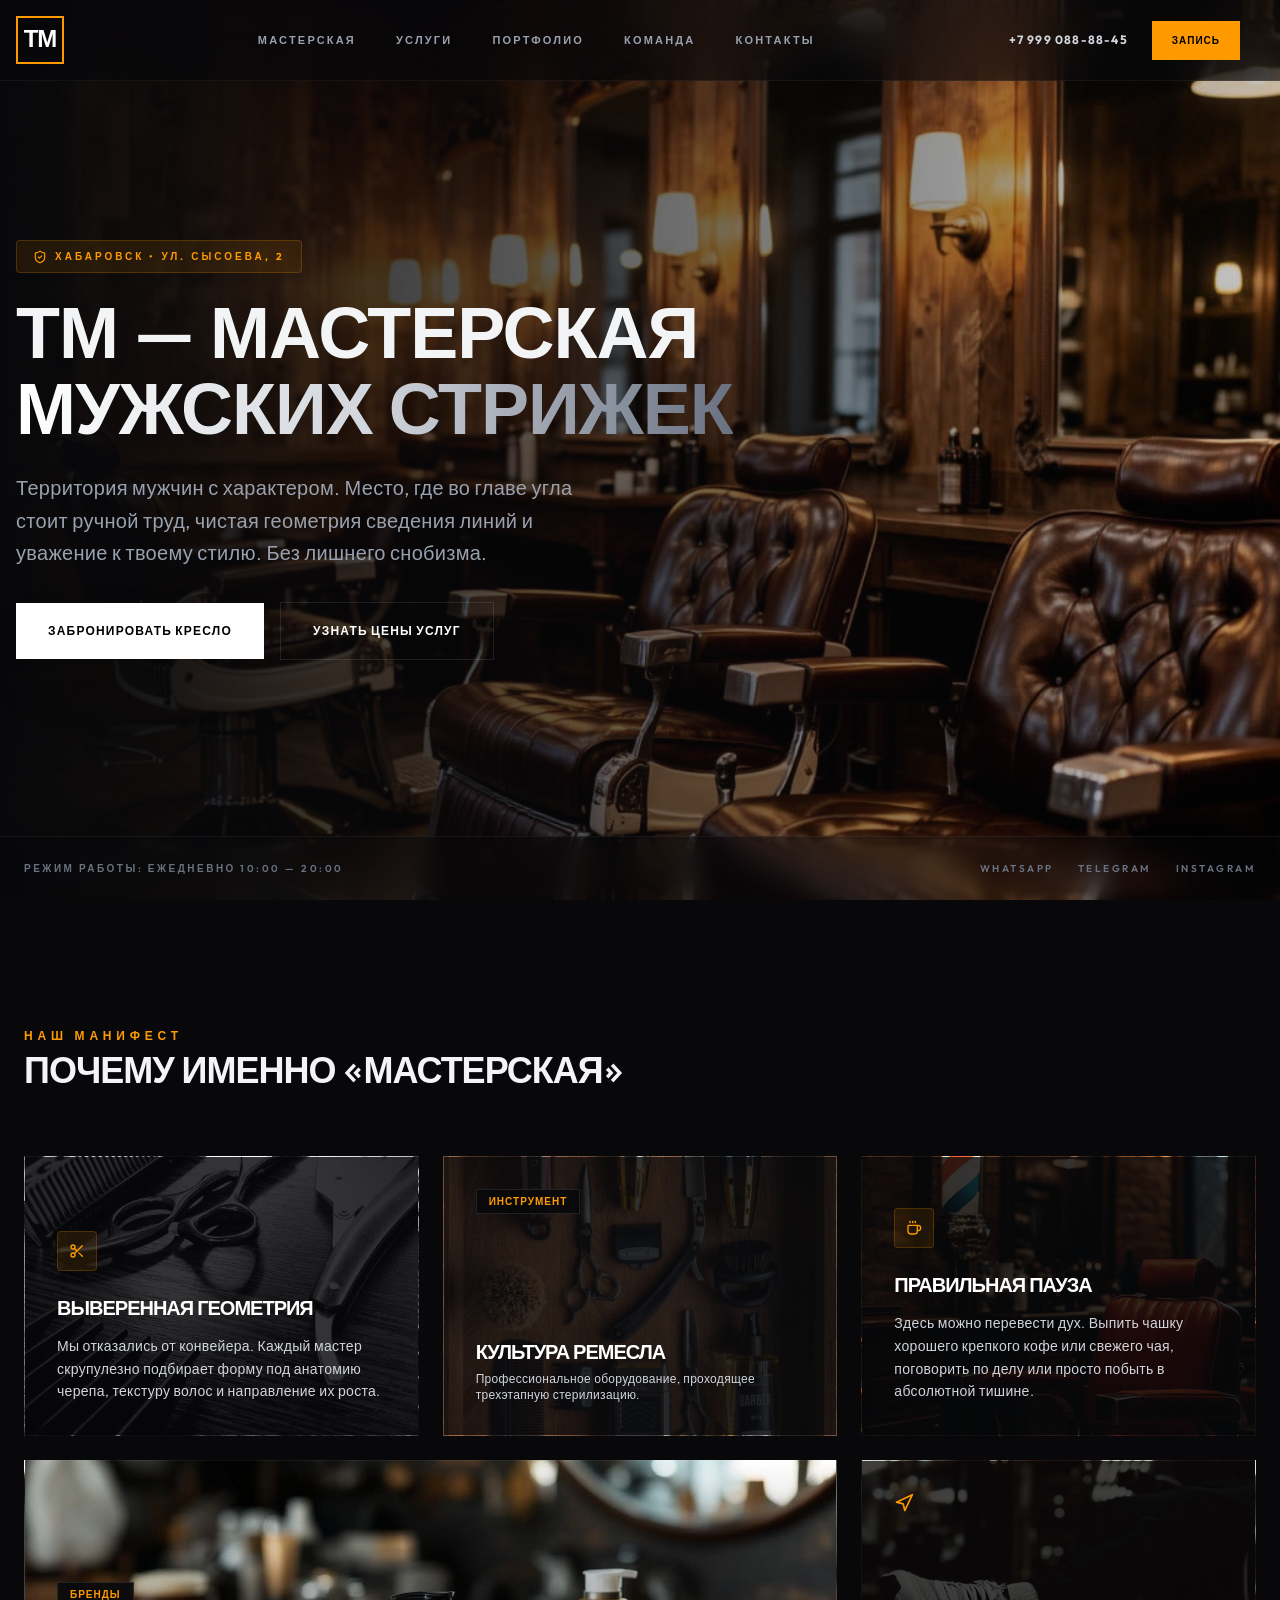
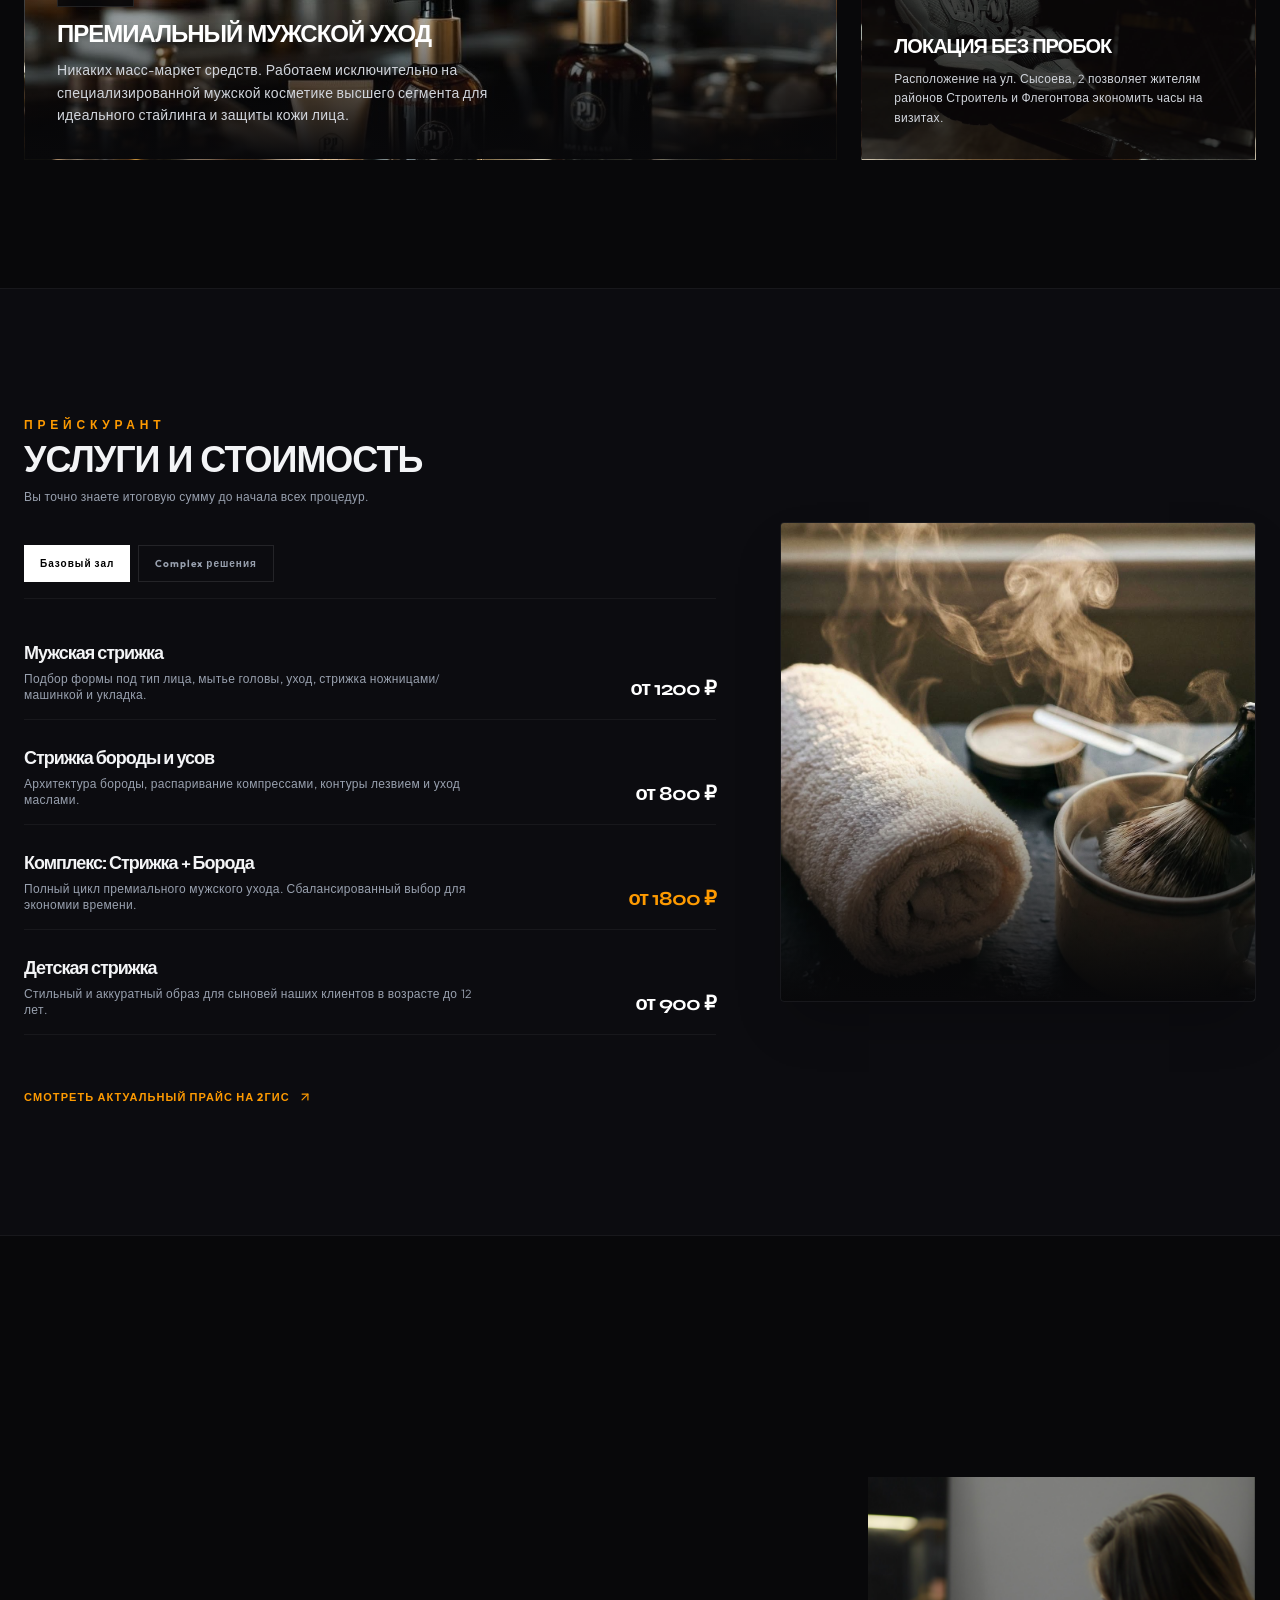
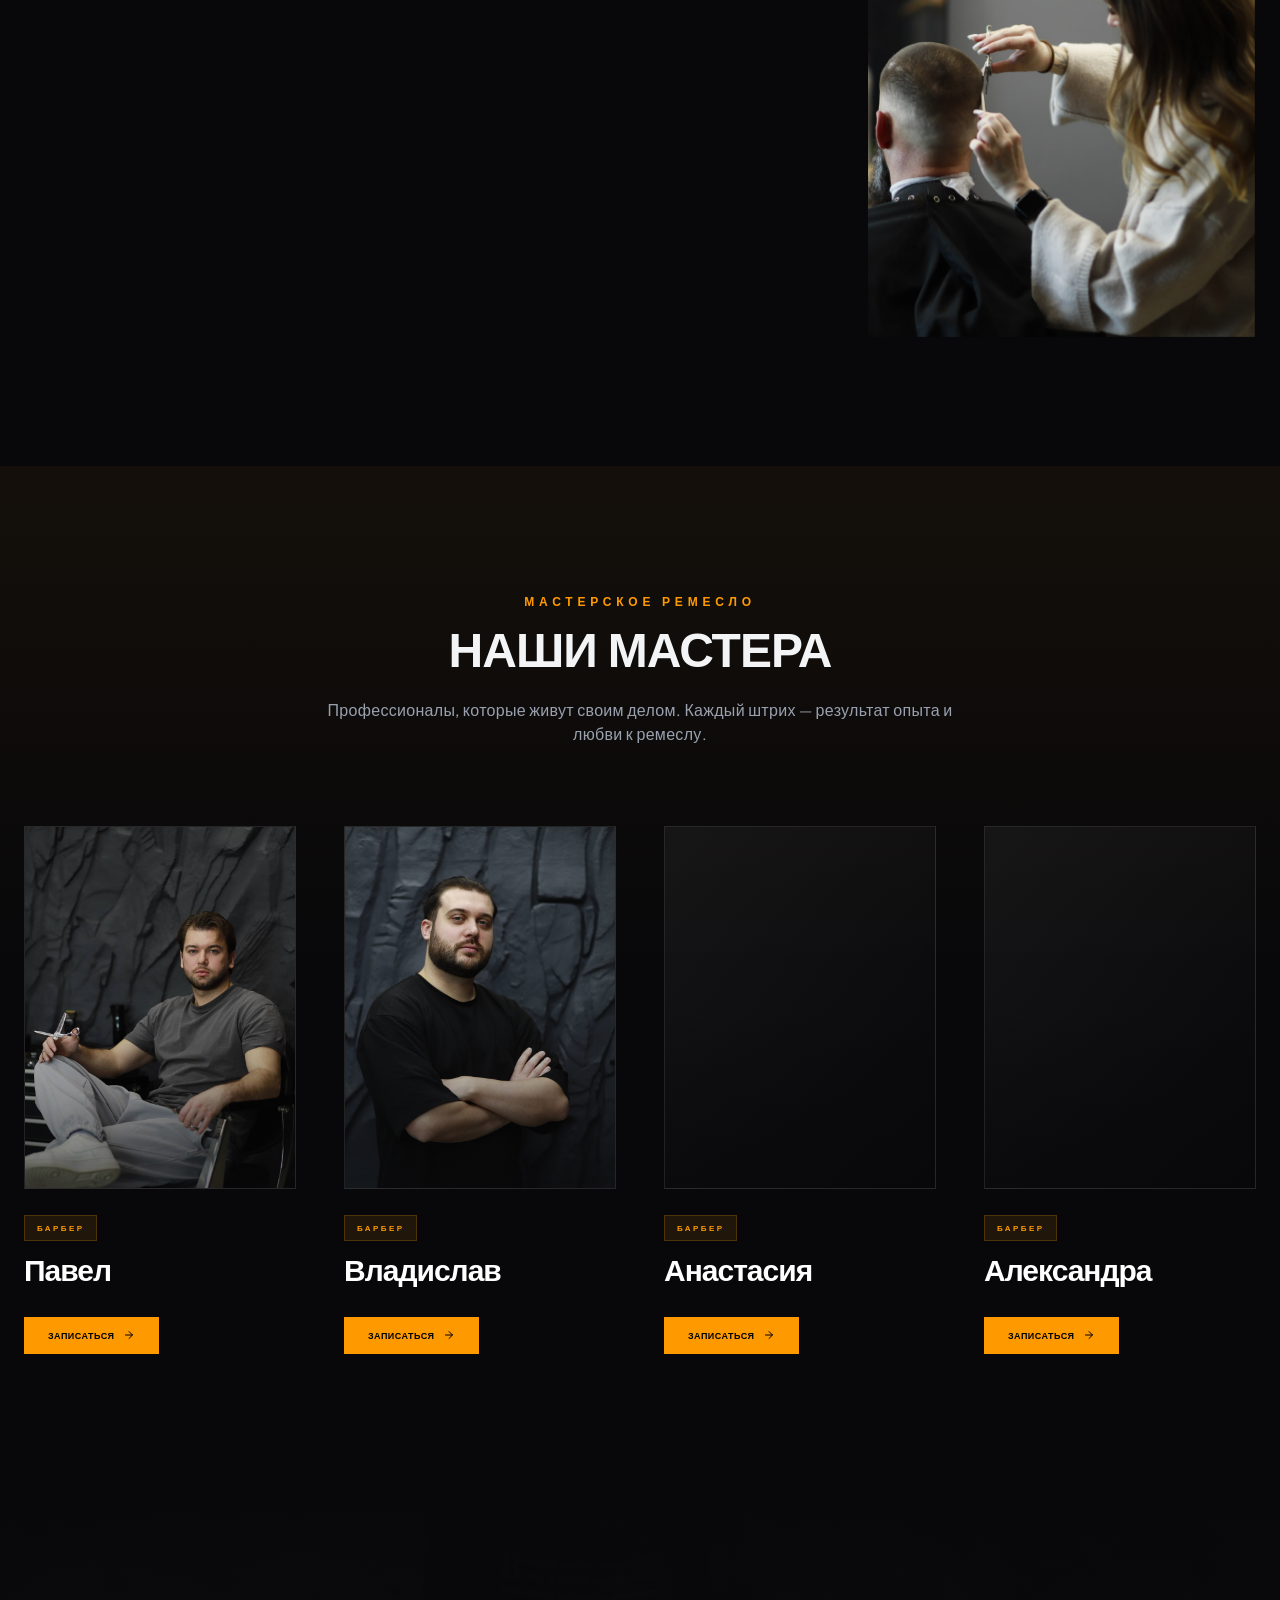
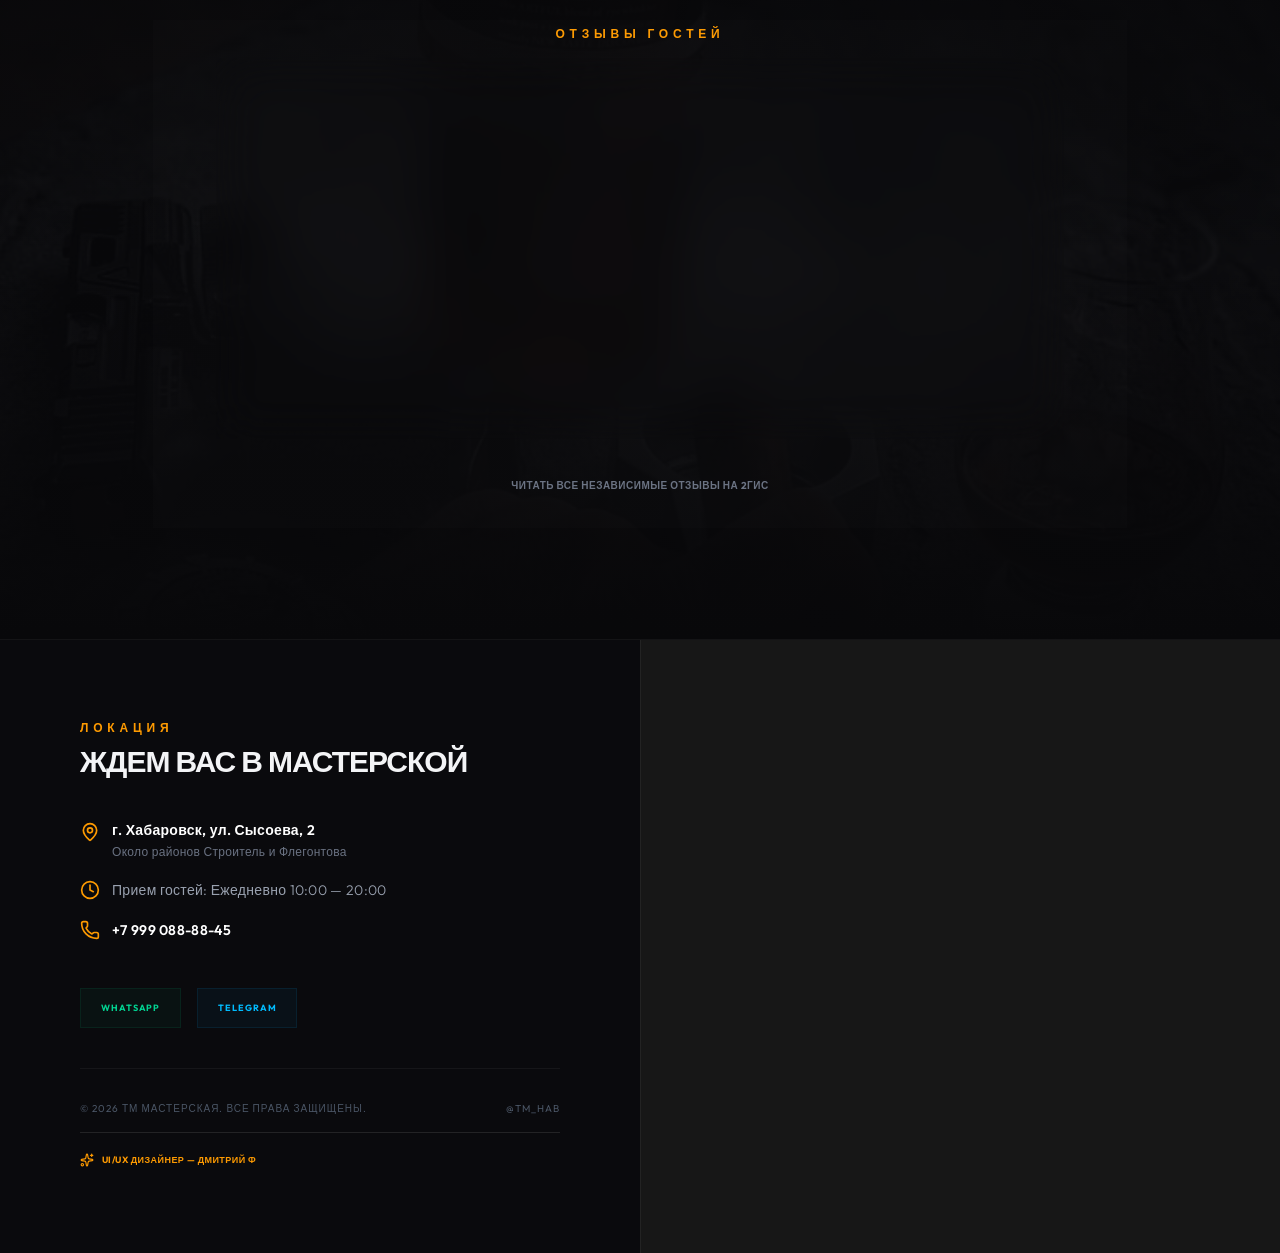
<file: index.html>
<!DOCTYPE html>
<html lang="ru" class="scroll-smooth">
<head>
    <meta charset="UTF-8">
    <meta name="viewport" content="width=device-width, initial-scale=1.0, viewport-fit=cover">
    <title>ТМ — Мастерская мужских стрижек | Хабаровск</title>
    <!-- Tailwind CSS для премиальной верстки -->
    <link rel="stylesheet" href="tailwind.css">
    <!-- Шрифтовая пара: Syne + Outfit -->
    <link rel="preconnect" href="https://fonts.googleapis.com">
    <link rel="preconnect" href="https://fonts.gstatic.com" crossorigin>
    <link href="https://fonts.googleapis.com/css2?family=Syne:wght@400..700&family=Outfit:wght@100..900&display=swap" rel="stylesheet">
    <!-- Lucide Icons -->
    
    <style>
        body {
            font-family: 'Outfit', sans-serif;
            background-color: #08080a;
            font-weight: 400;
            letter-spacing: 0.3px;
        }
        .font-heading {
            font-family: 'Syne', sans-serif;
            font-weight: 700;
            letter-spacing: -1px;
        }
        /* Интерактивная подсветка курсора (Ambient Mouse Glow) */
        .glow-capture {
            position: relative;
        }
        .glow-overlay {
            pointer-events: none;
            position: absolute;
            inset: 0;
            z-index: 1;
            background: radial-gradient(circle 350px at var(--mouse-x, 0) var(--mouse-y, 0), rgba(245, 158, 11, 0.04), transparent 80%);
            transition: opacity 0.5s ease;
        }
        /* Бесконечные марки-ленты для портфолио */
        @keyframes marquee {
            0% { transform: translateX(0%); }
            100% { transform: translateX(-50%); }
        }
        .animate-marquee { animation: marquee 28s linear infinite; }

        /* ДЫМЧАТЫЙ КРОССФЕЙД ГАЛЕРЕИ — аристократичное медленное растворение */
        .smoke-stage {
            position: relative;
            width: 100%;
            height: 460px;
        }
        @media (max-width: 640px) {
            .smoke-stage { height: 420px; }
        }
        .smoke-slide {
            position: absolute;
            inset: 0;
            opacity: 0;
            transform: scale(1.12);
            filter: blur(26px) brightness(1.35) saturate(0.4);
            transition:
                opacity 2.2s cubic-bezier(0.22, 1, 0.36, 1),
                transform 2.6s cubic-bezier(0.22, 1, 0.36, 1),
                filter 2.2s cubic-bezier(0.22, 1, 0.36, 1);
            will-change: opacity, transform, filter;
            pointer-events: none;
        }
        .smoke-slide.active {
            opacity: 1;
            transform: scale(1);
            filter: blur(0) brightness(1) saturate(1);
            pointer-events: auto;
        }
        .smoke-slide img {
            width: 100%;
            height: 100%;
            object-fit: cover;
            object-position: center top;
        }
        /* Клубящийся дымчатый слой, проявляется в момент перехода */
        .smoke-veil {
            position: absolute;
            inset: 0;
            z-index: 5;
            pointer-events: none;
            opacity: 0;
            background:
                radial-gradient(ellipse 60% 50% at 30% 40%, rgba(210, 190, 160, 0.18), transparent 70%),
                radial-gradient(ellipse 50% 60% at 70% 60%, rgba(180, 160, 140, 0.14), transparent 70%);
            mix-blend-mode: screen;
            transition: opacity 1.1s ease;
        }
        .smoke-veil.drifting {
            opacity: 1;
            animation: smoke-drift 2.4s ease-in-out;
        }
        @keyframes smoke-drift {
            0% { transform: translate3d(0, 0, 0) scale(1); }
            50% { transform: translate3d(14px, -10px, 0) scale(1.08); }
            100% { transform: translate3d(0, 0, 0) scale(1); }
        }
        
        /* Пружинная анимация появления по стандарту frontend-design */
        .reveal-card {
            opacity: 0;
            transform: translateY(35px) scale(0.98);
            transition: opacity 0.9s cubic-bezier(0.16, 1, 0.3, 1), transform 0.9s cubic-bezier(0.16, 1, 0.3, 1);
        }
        .reveal-card.active {
            opacity: 1;
            transform: translateY(0) scale(1);
        }
        /* Анимация построчного проявления текста */
        .line-reveal {
            overflow: hidden;
        }
        .line-reveal span {
            display: inline-block;
            transform: translateY(100%);
            animation: text-slide 0.8s cubic-bezier(0.16, 1, 0.3, 1) forwards;
        }
        @keyframes text-slide {
            to { transform: translateY(0); }
        }
        /* Скрытие мобильного меню по умолчанию */
        #mobile-menu {
            transform: translateY(-100%);
            transition: transform 0.5s cubic-bezier(0.16, 1, 0.3, 1);
        }
        #mobile-menu.open {
            transform: translateY(0);
        }
        /* Мобильные доработки */
        /* Фикс обрезки hero нижней панелью браузера на iOS/Android */
        #hero {
            min-height: 100vh;
            min-height: 100dvh;
        }
        /* Safe-area для устройств с вырезом (notch) */
        header > div,
        #hero .relative.z-20 {
            padding-left: max(1rem, env(safe-area-inset-left));
            padding-right: max(1rem, env(safe-area-inset-right));
        }
        /* Блокировка прокрутки фона при открытом мобильном меню */
        body.menu-open {
            overflow: hidden;
        }
        /* Прокрутка самого меню, если экран по высоте маленький (альбомная ориентация) */
        #mobile-menu {
            overflow-y: auto;
        }
    
        /* ============ АДАПТАЦИЯ ПОД ТАЧ-УСТРОЙСТВА (15.10.2026) ============ */
        /* Читаемость и зоны нажатия — телефон и планшет */
        @media (max-width: 1023px) {
            /* 1. Читаемость подписей: на телефоне мельче 12px не читается */
            .text-\[8px\]  { font-size: 11px !important;   line-height: 1.5 !important; }
            .text-\[9px\]  { font-size: 11.5px !important; line-height: 1.5 !important; }
            .text-\[10px\] { font-size: 12px !important;   line-height: 1.5 !important; }
            .text-\[11px\] { font-size: 12.5px !important; line-height: 1.5 !important; }

            /* 2. Контраст: копирайт и серые подписи читаются на тёмном фоне */
            .text-gray-600 { color: #949cab !important; }
            .text-gray-500 { color: #9aa1ae !important; }

            /* 3. Зоны нажатия: минимум 44px — палец не промахивается */
            a, button { min-height: 44px; }
            button:not(.tab-el) { min-width: 44px; }
            nav a, footer a, .flex a { display: inline-flex; align-items: center; }
            .tab-el { padding-top: 0.75rem !important; padding-bottom: 0.75rem !important; }

        }

        /* Компоновка только для телефонов */
        @media (max-width: 767px) {
            /* 4. Меньше «воздуха» между секциями (было 80px + 48px) */
            section.py-20 { padding-top: 3.5rem !important; padding-bottom: 3.5rem !important; }
            .space-y-12 > * + * { margin-top: 2rem !important; }
            .space-y-16 > * + * { margin-top: 2.5rem !important; }

            /* 5. Контраст текста на фото-карточках: усиливаем градиент */
            .reveal-card .bg-gradient-to-t {
                background-image: linear-gradient(to top,
                    #08080a 0%, rgba(8, 8, 10, 0.92) 34%,
                    rgba(8, 8, 10, 0.45) 68%, rgba(8, 8, 10, 0) 100%) !important;
            }

            /* 6. Фото фасада в контактах — аккуратная карточка, а не полноширинный хвост */
            #contacts img {
                margin: 1rem; border-radius: 1rem;
                width: calc(100% - 2rem);
            }
        }
    
        /* Иконка бургера: закрытый = menu, открытый = x (замена lucide.createIcons) */
        #menu-close-icon { display: none; }
        body.menu-open #menu-icon { display: none; }
        body.menu-open #menu-close-icon { display: inline-flex; }
        /* Четыре реальных мастера: 1 / 2 / 4 колонки. */
        @media (min-width: 1024px) { .team-grid { grid-template-columns: repeat(4, minmax(0, 1fr)); } }
        .team-grid > .group > .relative { height: auto; aspect-ratio: 3 / 4; }
    </style>
</head>
<body class="text-gray-100 selection:bg-amber-500 selection:text-black overflow-x-hidden glow-capture">
    
    <!-- Интерактивный слой динамического света -->
    <div class="glow-overlay" id="ambient-glow"></div>

    <!-- АДАПТИВНЫЙ HEADER С МОБИЛЬНЫМ МЕНЮ -->
    <header class="fixed top-0 left-0 w-full z-50 backdrop-blur-xl bg-[#08080a]/60 border-b border-white/5">
        <div class="max-w-7xl mx-auto px-4 sm:px-6 h-20 flex justify-between items-center">
            <a href="#" class="inline-flex items-center justify-center w-12 h-12 border-2 border-amber-500 text-2xl font-black tracking-widest font-heading text-white hover:text-amber-500 hover:border-white transition-colors">ТМ</a>
            
            <!-- Десктопная навигация -->
            <nav class="hidden md:flex space-x-8 lg:space-x-10 text-[11px] font-bold tracking-[0.2em] uppercase text-gray-400">
                <a href="#about" class="hover:text-white transition-colors relative after:absolute after:bottom-[-4px] after:left-0 after:w-0 after:h-[1px] after:bg-amber-500 hover:after:w-full after:transition-all">Мастерская</a>
                <a href="#price" class="hover:text-white transition-colors relative after:absolute after:bottom-[-4px] after:left-0 after:w-0 after:h-[1px] after:bg-amber-500 hover:after:w-full after:transition-all">Услуги</a>
                <a href="#gallery" class="hover:text-white transition-colors relative after:absolute after:bottom-[-4px] after:left-0 after:w-0 after:h-[1px] after:bg-amber-500 hover:after:w-full after:transition-all">Портфолио</a>
                <a href="#team" class="hover:text-white transition-colors relative after:absolute after:bottom-[-4px] after:left-0 after:w-0 after:h-[1px] after:bg-amber-500 hover:after:w-full after:transition-all">Команда</a>
                <a href="#contacts" class="hover:text-white transition-colors relative after:absolute after:bottom-[-4px] after:left-0 after:w-0 after:h-[1px] after:bg-amber-500 hover:after:w-full after:transition-all">Контакты</a>
            </nav>
            
            <div class="flex items-center space-x-4 sm:space-x-6">
                <a href="tel:+79990888845" class="hidden lg:inline-block text-xs font-bold tracking-widest uppercase text-gray-300 hover:text-amber-500 transition-colors">
                    +7 999 088-88-45
                </a>
                <a href="https://n275390.yclients.com/company/267129/personal/select-master?o=m-1" target="_blank" 
                   class="px-4 sm:px-5 py-2.5 sm:py-3 bg-amber-500 text-black font-bold uppercase tracking-widest text-[9px] sm:text-[10px] transition-transform active:scale-95 hover:bg-white hover:text-black duration-300">
                    Запись
                </a>
                <!-- Бургер Кнопка для мобильных устройств -->
                <button id="menu-toggle" class="md:hidden text-white hover:text-amber-500 transition-colors cursor-pointer p-1">
                    <svg id="menu-icon" xmlns="http://www.w3.org/2000/svg" viewBox="0 0 24 24" fill="none" stroke="currentColor" stroke-width="2" stroke-linecap="round" stroke-linejoin="round" class="w-6 h-6" aria-hidden="true"><path d="M4 5h16" /> <path d="M4 12h16" /> <path d="M4 19h16" /></svg><svg id="menu-close-icon" xmlns="http://www.w3.org/2000/svg" viewBox="0 0 24 24" fill="none" stroke="currentColor" stroke-width="2" stroke-linecap="round" stroke-linejoin="round" class="w-6 h-6" aria-hidden="true"><path d="M18 6 6 18" /> <path d="m6 6 12 12" /></svg>
                </button>
            </div>
        </div>
    </header>

    <!-- Выпадающее мобильное меню -->
    <div id="mobile-menu" class="fixed inset-0 z-40 bg-[#08080a] flex flex-col justify-center items-center md:hidden pt-20">
        <nav class="flex flex-col space-y-6 text-center text-lg font-bold tracking-[0.2em] uppercase font-heading">
            <a href="#about" onclick="toggleMenu()" class="text-gray-300 hover:text-amber-500 transition-colors">Мастерская</a>
            <a href="#price" onclick="toggleMenu()" class="text-gray-300 hover:text-amber-500 transition-colors">Услуги</a>
            <a href="#gallery" onclick="toggleMenu()" class="text-gray-300 hover:text-amber-500 transition-colors">Портфолио</a>
            <a href="#team" onclick="toggleMenu()" class="text-gray-300 hover:text-amber-500 transition-colors">Команда</a>
            <a href="#contacts" onclick="toggleMenu()" class="text-gray-300 hover:text-amber-500 transition-colors">Контакты</a>
        </nav>
        <div class="mt-12 text-center space-y-4 px-6 w-full">
            <div class="h-[1px] bg-white/5 w-full max-w-xs mx-auto"></div>
            <a href="tel:+79990888845" class="block text-sm font-bold tracking-widest text-gray-400 hover:text-amber-500 uppercase">+7 999 088-88-45</a>
        </div>
    </div>

    <!-- БЛОК 1: ГЛАВНЫЙ ЭКРАН (Интегрирован файл gr.jpeg) -->
    <section id="hero" class="relative min-h-screen w-full overflow-hidden flex flex-col justify-center py-20">
        <!-- Путь изменен строго на gr.jpeg с сохранением эффектов параллакса -->
        <div id="hero-parallax" class="absolute inset-0 z-0 bg-cover bg-center scale-105 pointer-events-none transition-transform duration-500 ease-out" 
             style="background-image: url('img/gr.jpeg');"></div>
        <div class="absolute inset-0 z-10 bg-gradient-to-r from-[#08080a] via-[#08080a]/80 md:via-[#08080a]/60 to-[#08080a]/20"></div>

        <div class="relative z-20 w-full max-w-7xl mx-auto px-4 sm:px-6">
            <div class="max-w-3xl space-y-6">
                <span class="inline-flex items-center gap-2 text-[9px] sm:text-[10px] font-bold uppercase tracking-[0.3em] text-amber-500 bg-amber-500/10 px-3 sm:px-4 py-2 border border-amber-500/20 rounded-sm">
                    <svg xmlns="http://www.w3.org/2000/svg" viewBox="0 0 24 24" fill="none" stroke="currentColor" stroke-width="2" stroke-linecap="round" stroke-linejoin="round" class="w-3.5 h-3.5 text-amber-500" aria-hidden="true"><path d="M20 13c0 5-3.5 7.5-7.66 8.95a1 1 0 0 1-.67-.01C7.5 20.5 4 18 4 13V6a1 1 0 0 1 1-1c2 0 4.5-1.2 6.24-2.72a1.17 1.17 0 0 1 1.52 0C14.51 3.81 17 5 19 5a1 1 0 0 1 1 1z" /> <path d="m9 12 2 2 4-4" /></svg> Хабаровск • ул. Сысоева, 2
                </span>
                <h1 class="text-4xl sm:text-6xl md:text-7xl font-black uppercase font-heading tracking-tight leading-[1.1] md:leading-[1.05]">
                    <div class="line-reveal"><span>ТМ — МАСТЕРСКАЯ</span></div>
                    <div class="line-reveal"><span class="text-transparent bg-clip-text bg-gradient-to-r from-white via-gray-300 to-gray-500">МУЖСКИХ СТРИЖЕК</span></div>
                </h1>
                <p class="text-gray-400 text-sm sm:text-base md:text-xl font-light leading-relaxed max-w-xl">
                    Территория мужчин с характером. Место, где во главе угла стоит ручной труд, чистая геометрия сведения линий и уважение к твоему стилю. Без лишнего снобизма.
                </p>
                <div class="pt-2 flex flex-col sm:flex-row gap-4 items-center">
                    <button id="mag-btn" onclick="window.open('https://n275390.yclients.com/company/267129/personal/select-master?o=m-1', '_blank')"
                            class="w-full sm:w-auto px-8 py-4.5 sm:py-5 bg-white text-black font-bold uppercase tracking-widest text-xs transition-all cursor-pointer shadow-2xl hover:bg-amber-500">
                        Забронировать кресло
                    </button>
                    <a href="#price" class="w-full sm:w-auto px-8 py-4.5 sm:py-5 border border-white/10 text-white font-bold uppercase tracking-widest text-xs text-center hover:bg-white/5 hover:border-white transition-all duration-300">
                        Узнать цены услуг
                    </a>
                </div>
            </div>
        </div>

        <!-- Нижний служебный бар -->
        <div class="absolute bottom-0 left-0 w-full z-20 border-t border-white/5 bg-[#08080a]/40 backdrop-blur-md hidden sm:block">
            <div class="max-w-7xl mx-auto px-6 py-6 flex flex-col sm:flex-row justify-between items-center gap-4 text-[10px] tracking-[0.25em] text-gray-500 uppercase font-semibold">
                <div>Режим работы: Ежедневно 10:00 — 20:00</div>
                <div class="flex space-x-6">
                    <a href="https://wa.me/79990888845" target="_blank" class="hover:text-amber-500 transition-colors">WhatsApp</a>
                    <a href="https://t.me/tm_hab" target="_blank" class="hover:text-amber-500 transition-colors">Telegram</a>
                    <a href="https://instagram.com/tm_hab" target="_blank" class="hover:text-amber-500 transition-colors">Instagram</a>
                </div>
            </div>
        </div>
    </section>

    <!-- БЛОК 2: HIGH-END BENTO GRID ПРЕИМУЩЕСТВ -->
    <section id="about" class="py-20 sm:py-32 max-w-7xl mx-auto px-4 sm:px-6 space-y-12 sm:space-y-16">
        <div>
            <h2 class="text-xs font-bold tracking-[0.4em] uppercase text-amber-500 mb-2">Наш манифест</h2>
            <p class="text-3xl sm:text-4xl font-black font-heading uppercase tracking-wide">Почему именно «Мастерская»</p>
        </div>

        <div class="grid grid-cols-1 md:grid-cols-3 gap-6">
            <!-- Ячейка 1: Инструменты 1 (2).jpg -->
            <div class="reveal-card relative bg-cover bg-center border border-white/5 min-h-[250px] sm:min-h-[280px] overflow-hidden group hover:border-amber-500/30 transition-all duration-500"
                 style="background-image: url('img/tm-2.jpg');">
                <div class="absolute inset-0 bg-[#08080a]/82 group-hover:bg-[#08080a]/65 transition-all duration-500"></div>
                <div class="relative z-10 p-6 sm:p-8 flex flex-col justify-end h-full">
                    <div class="w-10 h-10 rounded-sm bg-amber-500/10 flex items-center justify-center mb-6 border border-amber-500/20">
                        <svg xmlns="http://www.w3.org/2000/svg" viewBox="0 0 24 24" fill="none" stroke="currentColor" stroke-width="2" stroke-linecap="round" stroke-linejoin="round" class="w-4 h-4 text-amber-500" aria-hidden="true"><circle cx="6" cy="6" r="3" /> <path d="M8.12 8.12 12 12" /> <path d="M20 4 8.12 15.88" /> <circle cx="6" cy="18" r="3" /> <path d="M14.8 14.8 20 20" /></svg>
                    </div>
                    <h3 class="text-xl font-bold uppercase font-heading tracking-wider mb-3 text-white">Выверенная геометрия</h3>
                    <p class="text-gray-300 text-sm leading-relaxed font-light">Мы отказались от конвейера. Каждый мастер скрупулезно подбирает форму под анатомию черепа, текстуру волос и направление их роста.</p>
                </div>
            </div>

            <!-- Ячейка 2: Инструменты в боксе 1 (4).jpg -->
            <div class="reveal-card relative bg-cover bg-center border border-white/5 min-h-[250px] sm:min-h-[280px] overflow-hidden group" 
                 style="background-image: url('img/tm-4.jpg');">
                <div class="absolute inset-0 bg-[#08080a]/80 group-hover:bg-[#08080a]/50 transition-all duration-500"></div>
                <div class="absolute inset-0 p-6 sm:p-8 flex flex-col justify-between z-10">
                    <span class="text-[10px] font-bold tracking-widest uppercase text-amber-500 bg-[#08080a]/90 border border-white/10 px-3 py-1 self-start">Инструмент</span>
                    <div>
                        <h3 class="text-xl font-bold uppercase font-heading tracking-wider mb-1 text-white">Культура ремесла</h3>
                        <p class="text-gray-300 text-xs font-light">Профессиональное оборудование, проходящее трехэтапную стерилизацию.</p>
                    </div>
                </div>
            </div>

            <!-- Ячейка 3: Кресло 1 (9).jpg -->
            <div class="reveal-card relative bg-cover bg-center border border-white/5 min-h-[250px] sm:min-h-[280px] overflow-hidden group hover:border-amber-500/30 transition-all duration-500"
                 style="background-image: url('img/tm-9.jpg');">
                <div class="absolute inset-0 bg-[#08080a]/82 group-hover:bg-[#08080a]/65 transition-all duration-500"></div>
                <div class="relative z-10 p-6 sm:p-8 flex flex-col justify-end h-full">
                    <div class="w-10 h-10 rounded-sm bg-amber-500/10 flex items-center justify-center mb-6 border border-amber-500/20">
                        <svg xmlns="http://www.w3.org/2000/svg" viewBox="0 0 24 24" fill="none" stroke="currentColor" stroke-width="2" stroke-linecap="round" stroke-linejoin="round" class="w-4 h-4 text-amber-500" aria-hidden="true"><path d="M10 2v2" /> <path d="M14 2v2" /> <path d="M16 8a1 1 0 0 1 1 1v8a4 4 0 0 1-4 4H7a4 4 0 0 1-4-4V9a1 1 0 0 1 1-1h14a4 4 0 1 1 0 8h-1" /> <path d="M6 2v2" /></svg>
                    </div>
                    <h3 class="text-xl font-bold uppercase font-heading tracking-wider mb-3 text-white">Правильная пауза</h3>
                    <p class="text-gray-300 text-sm leading-relaxed font-light">Здесь можно перевести дух. Выпить чашку хорошего крепкого кофе или свежего чая, поговорить по делу или просто побыть в абсолютной тишине.</p>
                </div>
            </div>

            <!-- Ячейка 4: Линейка косметики 1 (13).jpg -->
            <div class="reveal-card md:col-span-2 relative bg-cover bg-center border border-white/5 min-h-[260px] sm:min-h-[300px] overflow-hidden group" 
                 style="background-image: url('img/tm-13.jpg');">
                <div class="absolute inset-0 bg-gradient-to-t from-[#08080a] via-[#08080a]/30 to-transparent"></div>
                <div class="absolute bottom-0 left-0 p-6 sm:p-8 z-10 max-w-xl">
                    <span class="text-[10px] font-bold tracking-widest uppercase text-amber-500 bg-[#08080a]/90 border border-white/10 px-3 py-1 inline-block mb-3">Бренды</span>
                    <h3 class="text-xl sm:text-2xl font-bold uppercase font-heading tracking-wider mb-2 text-white">Премиальный мужской уход</h3>
                    <p class="text-gray-300 text-sm font-light leading-relaxed">Никаких масс-маркет средств. Работаем исключительно на специализированной мужской косметике высшего сегмента для идеального стайлинга и защиты кожи лица.</p>
                </div>
            </div>

            <!-- Ячейка 5: Кроссовки на подножке кресла 1 (8).jpg -->
            <div class="reveal-card relative bg-cover bg-center border border-white/5 min-h-[250px] sm:min-h-[300px] overflow-hidden group" 
                 style="background-image: url('img/tm-8.jpg');">
                <div class="absolute inset-0 bg-[#08080a]/75 group-hover:bg-[#08080a]/40 transition-all duration-500"></div>
                <div class="absolute inset-0 p-6 sm:p-8 flex flex-col justify-between z-10">
                    <svg xmlns="http://www.w3.org/2000/svg" viewBox="0 0 24 24" fill="none" stroke="currentColor" stroke-width="2" stroke-linecap="round" stroke-linejoin="round" class="w-5 h-5 text-amber-500" aria-hidden="true"><polygon points="3 11 22 2 13 21 11 13 3 11" /></svg>
                    <div>
                        <h3 class="text-xl font-bold uppercase font-heading tracking-wider mb-2 text-white">Локация без пробок</h3>
                        <p class="text-gray-300 text-xs font-light leading-relaxed">Расположение на ул. Сысоева, 2 позволяет жителям районов Строитель и Флегонтова экономить часы на визитах.</p>
                    </div>
                </div>
            </div>
        </div>
    </section>

    <!-- БЛОК 3: ИНТЕРАКТИВНЫЙ ПРАЙС-ЛИСТ -->
    <section id="price" class="py-20 sm:py-32 bg-[#0c0c10] border-y border-white/5 reveal-card">
        <div class="max-w-7xl mx-auto px-4 sm:px-6 grid grid-cols-1 lg:grid-cols-12 gap-12 lg:gap-16 items-center">
            
            <div class="lg:col-span-7 space-y-8 sm:space-y-10">
                <div>
                    <h2 class="text-xs font-bold tracking-[0.4em] uppercase text-amber-500 mb-2">Прейскурант</h2>
                    <p class="text-3xl sm:text-4xl font-black font-heading uppercase tracking-wide">Услуги и стоимость</p>
                    <p class="text-gray-400 text-xs font-light mt-2">Вы точно знаете итоговую сумму до начала всех процедур.</p>
                </div>

                <!-- Табы сортировки цен -->
                <div class="flex space-x-2 border-b border-white/5 pb-4 text-[10px] font-bold tracking-widest uppercase overflow-x-auto">
                    <button onclick="changeTab('all')" class="tab-el px-4 py-2.5 bg-white text-black transition-all whitespace-nowrap shrink-0">Базовый зал</button>
                    <button onclick="changeTab('complex')" class="tab-el px-4 py-2.5 border border-white/10 text-gray-400 hover:text-white transition-all whitespace-nowrap shrink-0">Complex решения</button>
                </div>

                <div id="price-box" class="space-y-6">
                    <div class="price-row flex justify-between items-end border-b border-white/5 pb-4 group gap-4" data-type="all">
                        <div class="max-w-md">
                            <h4 class="text-base sm:text-lg font-bold font-heading tracking-wider group-hover:text-amber-500 transition-colors">Мужская стрижка</h4>
                            <p class="text-gray-400 text-xs font-light mt-1">Подбор формы под тип лица, мытье головы, уход, стрижка ножницами/машинкой и укладка.</p>
                        </div>
                        <span class="text-lg sm:text-xl font-bold font-heading text-white whitespace-nowrap">от 1200 ₽</span>
                    </div>
                    <div class="price-row flex justify-between items-end border-b border-white/5 pb-4 group gap-4" data-type="all">
                        <div class="max-w-md">
                            <h4 class="text-base sm:text-lg font-bold font-heading tracking-wider group-hover:text-amber-500 transition-colors">Стрижка бороды и усов</h4>
                            <p class="text-gray-400 text-xs font-light mt-1">Архитектура бороды, распаривание компрессами, контуры лезвием и уход маслами.</p>
                        </div>
                        <span class="text-lg sm:text-xl font-bold font-heading text-white whitespace-nowrap">от 800 ₽</span>
                    </div>
                    <div class="price-row flex justify-between items-end border-b border-white/5 pb-4 group gap-4" data-type="complex">
                        <div class="max-w-md">
                            <h4 class="text-base sm:text-lg font-bold font-heading tracking-wider group-hover:text-amber-500 transition-colors">Комплекс: Стрижка + Борода</h4>
                            <p class="text-gray-400 text-xs font-light mt-1">Полный цикл премиального мужского ухода. Сбалансированный выбор для экономии времени.</p>
                        </div>
                        <span class="text-lg sm:text-xl font-bold font-heading text-amber-500 whitespace-nowrap">от 1800 ₽</span>
                    </div>
                    <div class="price-row flex justify-between items-end border-b border-white/5 pb-4 group gap-4" data-type="all">
                        <div class="max-w-md">
                            <h4 class="text-base sm:text-lg font-bold font-heading tracking-wider group-hover:text-amber-500 transition-colors">Детская стрижка</h4>
                            <p class="text-gray-400 text-xs font-light mt-1">Стильный и аккуратный образ для сыновей наших клиентов в возрасте до 12 лет.</p>
                        </div>
                        <span class="text-lg sm:text-xl font-bold font-heading text-white whitespace-nowrap">от 900 ₽</span>
                    </div>
                </div>

                <div class="pt-2">
                    <a href="https://2gis.ru/khabarovsk/firm/70000001045519312/tab/prices" target="_blank" 
                       class="inline-flex items-center gap-2 text-[11px] font-bold uppercase tracking-widest text-amber-500 hover:text-white transition-colors">
                        Смотреть актуальный прайс на 2ГИС <svg xmlns="http://www.w3.org/2000/svg" viewBox="0 0 24 24" fill="none" stroke="currentColor" stroke-width="2" stroke-linecap="round" stroke-linejoin="round" class="w-3.5 h-3.5" aria-hidden="true"><path d="M7 7h10v10" /> <path d="M7 17 17 7" /></svg>
                    </a>
                </div>
            </div>

            <!-- Правая колонка: Процесс распаривания с помазком 1 (6).jpg -->
            <div class="lg:col-span-5 relative h-[300px] sm:h-[480px] border border-white/5 overflow-hidden group rounded-sm shadow-2xl">
                <div class="absolute inset-0 bg-cover bg-center transition-transform duration-700 group-hover:scale-102" 
                     style="background-image: url('img/tm-6.jpg');"></div>
                <div class="absolute inset-0 bg-gradient-to-t from-[#08080a] via-transparent to-transparent"></div>
            </div>
        </div>
    </section>

    <!-- БЛОК 4: ГАЛЕРЕЯ РАБОТ С КАРУСЕЛЬЮ -->
    <section id="gallery" class="py-20 sm:py-32 space-y-12 sm:space-y-16 reveal-card">
        <div class="max-w-7xl mx-auto px-4 sm:px-6">
            <h2 class="text-3xl sm:text-5xl font-black font-heading uppercase tracking-tight">Геометрия макро-деталей и стиля</h2>
        </div>

        <div class="max-w-7xl mx-auto px-4 sm:px-6">
            <div class="grid grid-cols-1 sm:grid-cols-2 lg:grid-cols-3 gap-6 sm:gap-8">

                <!-- Блок 1 -->
                <div class="relative border border-amber-500/20 overflow-hidden bg-[#050506]">
                    <div class="smoke-stage">
                        <div class="smoke-slide active">
                            <img width="1707" height="2560" loading="lazy" decoding="async" src="portfolio/session-4402.jpg" alt="Укладка волос феном">
                        </div>
                        <div class="smoke-slide">
                            <img width="1707" height="2560" loading="lazy" decoding="async" src="portfolio/session-4413.jpg" alt="Проработка формы стрижки ножницами">
                        </div>
                        <div class="smoke-slide">
                            <img width="1707" height="2560" loading="lazy" decoding="async" src="portfolio/session-3863.jpg" alt="Мужская стрижка машинкой">
                        </div>
                        <div class="smoke-slide">
                            <img width="1707" height="2560" loading="lazy" decoding="async" src="portfolio/session-3884.jpg" alt="Проработка виска машинкой">
                        </div>
                        <div class="smoke-veil"></div>
                        <div class="absolute inset-0 z-[6] pointer-events-none bg-gradient-to-t from-[#08080a]/60 via-transparent to-transparent"></div>
                    </div>
                </div>

                <!-- Блок 2 -->
                <div class="relative border border-amber-500/20 overflow-hidden bg-[#050506]">
                    <div class="smoke-stage">
                        <div class="smoke-slide active">
                            <img width="1707" height="2560" loading="lazy" decoding="async" src="portfolio/session-4408.jpg" alt="Мужская стрижка ножницами и расчёской">
                        </div>
                        <div class="smoke-slide">
                            <img width="1707" height="2560" loading="lazy" decoding="async" src="portfolio/session-4417.jpg" alt="Окантовка мужской стрижки">
                        </div>
                        <div class="smoke-slide">
                            <img width="1707" height="2560" loading="lazy" decoding="async" src="portfolio/session-4436.jpg" alt="Оформление бороды расчёской">
                        </div>
                        <div class="smoke-slide">
                            <img width="1710" height="2560" loading="lazy" decoding="async" src="portfolio/session-3917.jpg" alt="Работа ножницами над мужской стрижкой">
                        </div>
                        <div class="smoke-veil"></div>
                        <div class="absolute inset-0 z-[6] pointer-events-none bg-gradient-to-t from-[#08080a]/60 via-transparent to-transparent"></div>
                    </div>
                </div>

                <!-- Блок 3 -->
                <div class="relative border border-amber-500/20 overflow-hidden bg-[#050506]">
                    <div class="smoke-stage">
                        <div class="smoke-slide active">
                            <img width="1707" height="2560" loading="lazy" decoding="async" src="portfolio/session-4409.jpg" alt="Проработка перехода на затылке">
                        </div>
                        <div class="smoke-slide">
                            <img width="1707" height="2560" loading="lazy" decoding="async" src="portfolio/session-4419.jpg" alt="Оформление контура бороды бритвой">
                        </div>
                        <div class="smoke-slide">
                            <img width="1707" height="2560" loading="lazy" decoding="async" src="portfolio/session-3867.jpg" alt="Работа барбера над формой стрижки">
                        </div>
                        <div class="smoke-slide">
                            <img width="1707" height="2560" loading="lazy" decoding="async" src="portfolio/session-3856.jpg" alt="Завершение укладки феном">
                        </div>
                        <div class="smoke-veil"></div>
                        <div class="absolute inset-0 z-[6] pointer-events-none bg-gradient-to-t from-[#08080a]/60 via-transparent to-transparent"></div>
                    </div>
                </div>

            </div>
        </div>
    </section>

    <!-- БЛОК 5: КОМАНДА МАСТЕРОВ -->
    <section id="team" class="py-20 sm:py-32 relative overflow-hidden reveal-card">
        <div class="absolute inset-0 z-0 bg-gradient-to-b from-amber-500/5 via-transparent to-transparent pointer-events-none"></div>

        <div class="relative z-10 max-w-7xl mx-auto px-4 sm:px-6 space-y-16 sm:space-y-20">
            <div class="text-center space-y-4">
                <h2 class="text-xs font-bold tracking-[0.4em] uppercase text-amber-500 mb-3">Мастерское ремесло</h2>
                <p class="text-4xl sm:text-5xl font-black font-heading uppercase tracking-tight leading-tight">Наши мастера</p>
                <p class="text-gray-400 text-sm sm:text-base max-w-2xl mx-auto font-light">Профессионалы, которые живут своим делом. Каждый штрих — результат опыта и любви к ремеслу.</p>
            </div>

            <div class="team-grid grid grid-cols-1 sm:grid-cols-2 gap-10 lg:gap-12">
                <div class="group">
                    <div class="relative overflow-hidden border border-white/10 group-hover:border-amber-500/40 transition-all duration-500 bg-gradient-to-br from-white/5 to-transparent h-[380px] sm:h-[460px]">
                        <img width="854" height="1280" loading="lazy" decoding="async" src="masters/pavel-real.jpg" alt="Павел" style="object-position: center 30%;" class="w-full h-full object-cover group-hover:scale-110 transition-transform duration-700">
                        <div class="absolute inset-0 bg-gradient-to-t from-[#08080a] via-transparent to-transparent opacity-60"></div>
                        <div class="absolute inset-0 opacity-0 group-hover:opacity-100 bg-amber-500/20 transition-all duration-500"></div>
                    </div>
                    <div class="pt-6 space-y-3">
                        <div>
                            <span class="inline-block text-[8px] font-bold tracking-[0.3em] uppercase text-amber-500 bg-amber-500/10 px-3 py-1.5 border border-amber-500/20">Барбер</span>
                        </div>
                        <h3 class="text-2xl sm:text-3xl font-black font-heading text-white">Павел</h3>
                        <a href="https://n275390.yclients.com/company/267129/personal/select-master?o=m-1" target="_blank"
                           class="inline-flex items-center gap-2 mt-4 px-6 py-3 bg-amber-500 hover:bg-white text-black font-bold uppercase tracking-wider text-[9px] transition-all duration-300 group/btn" aria-label="Записаться: Павел">
                            Записаться <svg xmlns="http://www.w3.org/2000/svg" viewBox="0 0 24 24" fill="none" stroke="currentColor" stroke-width="2" stroke-linecap="round" stroke-linejoin="round" class="w-3 h-3 group-hover/btn:translate-x-1 transition-transform" aria-hidden="true"><path d="M5 12h14" /> <path d="m12 5 7 7-7 7" /></svg>
                        </a>
                    </div>
                </div>

                <div class="group">
                    <div class="relative overflow-hidden border border-white/10 group-hover:border-amber-500/40 transition-all duration-500 bg-gradient-to-br from-white/5 to-transparent h-[380px] sm:h-[460px]">
                        <img width="1706" height="2560" loading="lazy" decoding="async" src="masters/vladislav-real.jpg" alt="Владислав" style="object-position: center 30%;" class="w-full h-full object-cover group-hover:scale-110 transition-transform duration-700">
                        <div class="absolute inset-0 bg-gradient-to-t from-[#08080a] via-transparent to-transparent opacity-60"></div>
                        <div class="absolute inset-0 opacity-0 group-hover:opacity-100 bg-amber-500/20 transition-all duration-500"></div>
                    </div>
                    <div class="pt-6 space-y-3">
                        <div>
                            <span class="inline-block text-[8px] font-bold tracking-[0.3em] uppercase text-amber-500 bg-amber-500/10 px-3 py-1.5 border border-amber-500/20">Барбер</span>
                        </div>
                        <h3 class="text-2xl sm:text-3xl font-black font-heading text-white">Владислав</h3>
                        <a href="https://n275390.yclients.com/company/267129/personal/select-master?o=m-1" target="_blank"
                           class="inline-flex items-center gap-2 mt-4 px-6 py-3 bg-amber-500 hover:bg-white text-black font-bold uppercase tracking-wider text-[9px] transition-all duration-300 group/btn" aria-label="Записаться: Владислав">
                            Записаться <svg xmlns="http://www.w3.org/2000/svg" viewBox="0 0 24 24" fill="none" stroke="currentColor" stroke-width="2" stroke-linecap="round" stroke-linejoin="round" class="w-3 h-3 group-hover/btn:translate-x-1 transition-transform" aria-hidden="true"><path d="M5 12h14" /> <path d="m12 5 7 7-7 7" /></svg>
                        </a>
                    </div>
                </div>

                <div class="group">
                    <div class="relative overflow-hidden border border-white/10 group-hover:border-amber-500/40 transition-all duration-500 bg-gradient-to-br from-white/5 to-transparent h-[380px] sm:h-[460px]">
                        <img width="1024" height="1536" loading="lazy" decoding="async" src="masters/anastasia-real.jpg?v=20261112-2" alt="Анастасия" style="object-position: center 30%;" class="w-full h-full object-cover group-hover:scale-110 transition-transform duration-700">
                        <div class="absolute inset-0 bg-gradient-to-t from-[#08080a] via-transparent to-transparent opacity-60"></div>
                        <div class="absolute inset-0 opacity-0 group-hover:opacity-100 bg-amber-500/20 transition-all duration-500"></div>
                    </div>
                    <div class="pt-6 space-y-3">
                        <div>
                            <span class="inline-block text-[8px] font-bold tracking-[0.3em] uppercase text-amber-500 bg-amber-500/10 px-3 py-1.5 border border-amber-500/20">Барбер</span>
                        </div>
                        <h3 class="text-2xl sm:text-3xl font-black font-heading text-white">Анастасия</h3>
                        <a href="https://n275390.yclients.com/company/267129/personal/select-master?o=m-1" target="_blank"
                           class="inline-flex items-center gap-2 mt-4 px-6 py-3 bg-amber-500 hover:bg-white text-black font-bold uppercase tracking-wider text-[9px] transition-all duration-300 group/btn" aria-label="Записаться: Анастасия">
                            Записаться <svg xmlns="http://www.w3.org/2000/svg" viewBox="0 0 24 24" fill="none" stroke="currentColor" stroke-width="2" stroke-linecap="round" stroke-linejoin="round" class="w-3 h-3 group-hover/btn:translate-x-1 transition-transform" aria-hidden="true"><path d="M5 12h14" /> <path d="m12 5 7 7-7 7" /></svg>
                        </a>
                    </div>
                </div>

                <div class="group">
                    <div class="relative overflow-hidden border border-white/10 group-hover:border-amber-500/40 transition-all duration-500 bg-gradient-to-br from-white/5 to-transparent h-[380px] sm:h-[460px]">
                        <img width="1706" height="2560" loading="lazy" decoding="async" src="masters/alexandra-real.jpg" alt="Александра" style="object-position: center 30%;" class="w-full h-full object-cover group-hover:scale-110 transition-transform duration-700">
                        <div class="absolute inset-0 bg-gradient-to-t from-[#08080a] via-transparent to-transparent opacity-60"></div>
                        <div class="absolute inset-0 opacity-0 group-hover:opacity-100 bg-amber-500/20 transition-all duration-500"></div>
                    </div>
                    <div class="pt-6 space-y-3">
                        <div>
                            <span class="inline-block text-[8px] font-bold tracking-[0.3em] uppercase text-amber-500 bg-amber-500/10 px-3 py-1.5 border border-amber-500/20">Барбер</span>
                        </div>
                        <h3 class="text-2xl sm:text-3xl font-black font-heading text-white">Александра</h3>
                        <a href="https://n275390.yclients.com/company/267129/personal/select-master?o=m-1" target="_blank"
                           class="inline-flex items-center gap-2 mt-4 px-6 py-3 bg-amber-500 hover:bg-white text-black font-bold uppercase tracking-wider text-[9px] transition-all duration-300 group/btn" aria-label="Записаться: Александра">
                            Записаться <svg xmlns="http://www.w3.org/2000/svg" viewBox="0 0 24 24" fill="none" stroke="currentColor" stroke-width="2" stroke-linecap="round" stroke-linejoin="round" class="w-3 h-3 group-hover/btn:translate-x-1 transition-transform" aria-hidden="true"><path d="M5 12h14" /> <path d="m12 5 7 7-7 7" /></svg>
                        </a>
                    </div>
                </div>
            </div>
        </div>
    </section>

    <!-- БЛОК 6: ОТЗЫВЫ -->
    <section id="reviews" class="py-24 sm:py-36 relative overflow-hidden flex items-center min-h-[480px] reveal-card">
        <!-- Бэкграунд отзывов: стакан виски, сигара и часы 1 (11).jpg -->
        <div class="absolute inset-0 z-0 bg-cover bg-center opacity-[0.06]" style="background-image: url('img/tm-11.jpg');"></div>
        <div class="absolute inset-0 bg-gradient-to-b from-[#08080a] via-transparent to-[#08080a] z-10"></div>

        <div class="relative z-20 w-full max-w-4xl mx-auto px-4 sm:px-6 text-center">
            <h2 class="text-xs font-bold tracking-[0.4em] uppercase text-amber-500 mb-4">Отзывы гостей</h2>
            
            <div class="backdrop-blur-xl bg-white/[0.01] border border-white/5 p-6 sm:p-14 rounded-none shadow-2xl">
                <svg xmlns="http://www.w3.org/2000/svg" viewBox="0 0 24 24" fill="none" stroke="currentColor" stroke-width="2" stroke-linecap="round" stroke-linejoin="round" class="w-6 h-6 sm:w-8 sm:h-8 text-amber-500/20 mx-auto mb-4 sm:mb-6" aria-hidden="true"><path d="M16 3a2 2 0 0 0-2 2v6a2 2 0 0 0 2 2 1 1 0 0 1 1 1v1a2 2 0 0 1-2 2 1 1 0 0 0-1 1v2a1 1 0 0 0 1 1 6 6 0 0 0 6-6V5a2 2 0 0 0-2-2z" /> <path d="M5 3a2 2 0 0 0-2 2v6a2 2 0 0 0 2 2 1 1 0 0 1 1 1v1a2 2 0 0 1-2 2 1 1 0 0 0-1 1v2a1 1 0 0 0 1 1 6 6 0 0 0 6-6V5a2 2 0 0 0-2-2z" /></svg>
                
                <div class="min-h-[120px] sm:min-h-[100px] flex items-center justify-center">
                    <p id="review-content" class="text-sm sm:text-base md:text-lg font-light leading-relaxed text-gray-200 transition-all duration-300">
                        «Отличная мужская мастерская на Сысоева. Мастера действительно знают свое дело, стригут качественно и аккуратно. Расположение идеальное, нет проблем с парковкой. Однозначно рекомендую!»
                    </p>
                </div>
                
                <div id="review-author" class="mt-6 text-[10px] font-bold tracking-widest text-amber-500 uppercase transition-all duration-300">
                    — Алексей К. (Хабаровск)
                </div>

                <div class="flex justify-center space-x-4 mt-6 sm:mt-8">
                    <button onclick="slideReview(-1)" class="w-10 h-10 border border-white/10 flex items-center justify-center hover:bg-white hover:text-black transition-colors cursor-pointer">
                        <svg xmlns="http://www.w3.org/2000/svg" viewBox="0 0 24 24" fill="none" stroke="currentColor" stroke-width="2" stroke-linecap="round" stroke-linejoin="round" class="w-4 h-4" aria-hidden="true"><path d="m15 18-6-6 6-6" /></svg>
                    </button>
                    <button onclick="slideReview(1)" class="w-10 h-10 border border-white/10 flex items-center justify-center hover:bg-white hover:text-black transition-colors cursor-pointer">
                        <svg xmlns="http://www.w3.org/2000/svg" viewBox="0 0 24 24" fill="none" stroke="currentColor" stroke-width="2" stroke-linecap="round" stroke-linejoin="round" class="w-4 h-4" aria-hidden="true"><path d="m9 18 6-6-6-6" /></svg>
                    </button>
                </div>
            </div>

            <div class="mt-6 sm:mt-8">
                <a href="https://2gis.ru/khabarovsk/firm/70000001045519312/tab/reviews" target="_blank" class="text-[9px] sm:text-[10px] font-bold tracking-wider text-gray-500 hover:text-white transition-colors uppercase">
                    Читать все независимые отзывы на 2ГИС
                </a>
            </div>
        </div>
    </section>

    <!-- БЛОК 7: КОНТАКТЫ И КАРТА -->
    <section id="contacts" class="border-t border-white/5 grid grid-cols-1 lg:grid-cols-2">
        <div class="p-6 sm:p-16 lg:p-20 flex flex-col justify-between space-y-10 bg-[#0a0a0d]">
            <div class="space-y-8 sm:space-y-10">
                <div>
                    <h2 class="text-xs font-bold tracking-[0.4em] uppercase text-amber-500 mb-2">Локация</h2>
                    <h3 class="text-3xl font-bold font-heading uppercase tracking-wide">Ждем вас в мастерской</h3>
                </div>

                <div class="space-y-5 text-sm font-light text-gray-400">
                    <div class="flex items-start space-x-3">
                        <svg xmlns="http://www.w3.org/2000/svg" viewBox="0 0 24 24" fill="none" stroke="currentColor" stroke-width="2" stroke-linecap="round" stroke-linejoin="round" class="w-5 h-5 text-amber-500 shrink-0 mt-0.5" aria-hidden="true"><path d="M20 10c0 4.993-5.539 10.193-7.399 11.799a1 1 0 0 1-1.202 0C9.539 20.193 4 14.993 4 10a8 8 0 0 1 16 0" /> <circle cx="12" cy="10" r="3" /></svg>
                        <div>
                            <p class="text-white font-semibold">г.  Хабаровск, ул.  Сысоева, 2</p>
                            <p class="text-xs text-gray-500 mt-1">Около районов Строитель и Флегонтова</p>
                        </div>
                    </div>
                    <div class="flex items-center space-x-3">
                        <svg xmlns="http://www.w3.org/2000/svg" viewBox="0 0 24 24" fill="none" stroke="currentColor" stroke-width="2" stroke-linecap="round" stroke-linejoin="round" class="w-5 h-5 text-amber-500 shrink-0" aria-hidden="true"><circle cx="12" cy="12" r="10" /> <path d="M12 6v6l4 2" /></svg>
                        <p>Прием гостей: Ежедневно 10:00 — 20:00</p>
                    </div>
                    <div class="flex items-center space-x-3">
                        <svg xmlns="http://www.w3.org/2000/svg" viewBox="0 0 24 24" fill="none" stroke="currentColor" stroke-width="2" stroke-linecap="round" stroke-linejoin="round" class="w-5 h-5 text-amber-500 shrink-0" aria-hidden="true"><path d="M13.832 16.568a1 1 0 0 0 1.213-.303l.355-.465A2 2 0 0 1 17 15h3a2 2 0 0 1 2 2v3a2 2 0 0 1-2 2A18 18 0 0 1 2 4a2 2 0 0 1 2-2h3a2 2 0 0 1 2 2v3a2 2 0 0 1-.8 1.6l-.468.351a1 1 0 0 0-.292 1.233 14 14 0 0 0 6.392 6.384" /></svg>
                        <a href="tel:+79990888845" class="text-white font-semibold hover:text-amber-500 transition-colors">+7 999 088-88-45</a>
                    </div>
                </div>

                <div class="flex flex-wrap gap-4 pt-2">
                    <a href="https://wa.me/79990888845" target="_blank" class="px-5 py-3 border border-emerald-500/10 bg-emerald-500/5 text-emerald-400 hover:bg-emerald-500 hover:text-white font-bold uppercase tracking-widest text-[9px] transition-all">
                        WhatsApp
                    </a>
                    <a href="https://t.me/tm_hab" target="_blank" class="px-5 py-3 border border-sky-500/10 bg-sky-500/5 text-sky-400 hover:bg-sky-500 hover:text-white font-bold uppercase tracking-widest text-[9px] transition-all">
                        Telegram
                    </a>
                </div>
            </div>

            <div class="pt-8 border-t border-white/5 space-y-4">
                <div class="flex flex-col sm:flex-row justify-between text-[10px] text-gray-600 uppercase tracking-widest gap-4">
                    <div>© 2026 ТМ Мастерская.  Все права защищены.</div>
                    <a href="https://instagram.com/tm_hab" target="_blank" class="hover:text-white transition-colors">@tm_hab</a>
                </div>
                <div class="pt-4 border-t border-white/10">
                    <a href="https://t.me/Dmitrii_khv27" target="_blank" class="inline-flex items-center gap-2 text-[9px] text-amber-500 hover:text-amber-400 transition-colors font-bold uppercase tracking-wider group">
                        <svg xmlns="http://www.w3.org/2000/svg" viewBox="0 0 24 24" fill="none" stroke="currentColor" stroke-width="2" stroke-linecap="round" stroke-linejoin="round" class="w-3.5 h-3.5 group-hover:rotate-180 transition-transform duration-500" aria-hidden="true"><path d="M11.017 2.814a1 1 0 0 1 1.966 0l1.051 5.558a2 2 0 0 0 1.594 1.594l5.558 1.051a1 1 0 0 1 0 1.966l-5.558 1.051a2 2 0 0 0-1.594 1.594l-1.051 5.558a1 1 0 0 1-1.966 0l-1.051-5.558a2 2 0 0 0-1.594-1.594l-5.558-1.051a1 1 0 0 1 0-1.966l5.558-1.051a2 2 0 0 0 1.594-1.594z" /> <path d="M20 2v4" /> <path d="M22 4h-4" /> <circle cx="4" cy="20" r="2" /></svg> UI/UX дизайнер — Дмитрий Ф
                    </a>
                </div>
            </div>
        </div>

        <div class="relative w-full h-[320px] sm:h-[400px] lg:h-full bg-neutral-900 border-l border-white/5 overflow-hidden">
            <img width="1280" height="960" loading="lazy" decoding="async" src="logo/photo_2026-06-11_15-44-30.jpg" alt="Портфолио ТМ" class="w-full h-full object-cover">
        </div>
    </section>

    <!-- ИНТЕЛЛЕКТУАЛЬНЫЕ JS АНИМАЦИИ И МОБИЛЬНАЯ НАВИГАЦИЯ -->
    <script>
        // Мобильное меню
        const mobileMenu = document.getElementById('mobile-menu');
        function toggleMenu() {
            const isOpen = mobileMenu.classList.toggle('open');
            document.body.classList.toggle('menu-open', isOpen);
        }
        document.getElementById('menu-toggle').addEventListener('click', toggleMenu);

        // Ambient Light Эффект
        const glowOverlay = document.getElementById('ambient-glow');
        document.addEventListener('mousemove', (e) => {
            glowOverlay.style.setProperty('--mouse-x', `${e.clientX}px`);
            glowOverlay.style.setProperty('--mouse-y', `${e.clientY}px`);
        });

        // Параллакс
        const heroParallax = document.getElementById('hero-parallax');
        if (window.innerWidth > 1024) {
            document.addEventListener('mousemove', (e) => {
                const shiftX = (e.clientX / window.innerWidth - 0.5) * 20;
                const shiftY = (e.clientY / window.innerHeight - 0.5) * 20;
                heroParallax.style.transform = `translate(${shiftX}px, ${shiftY}px) scale(1.05)`;
            });
        }

        // Magnetic Кнопка
        const magBtn = document.getElementById('mag-btn');
        if (window.innerWidth > 1024) {
            magBtn.addEventListener('mousemove', (e) => {
                const rect = magBtn.getBoundingClientRect();
                const x = e.clientX - (rect.left + rect.width / 2);
                const y = e.clientY - (rect.top + rect.height / 2);
                magBtn.style.transform = `translate(${x * 0.3}px, ${y * 0.3}px) scale(1.03)`;
            });
            magBtn.addEventListener('mouseleave', () => {
                magBtn.style.transform = 'translate(0px, 0px) scale(1)';
            });
        }

        // Появление блоков
        const revealItems = document.querySelectorAll('.reveal-card');
        const scrollObserver = new IntersectionObserver((entries) => {
            entries.forEach(entry => {
                if (entry.isIntersecting) {
                    entry.target.classList.add('active');
                }
            });
        }, { threshold: 0.03 });
        revealItems.forEach(item => scrollObserver.observe(item));

        // Табы прайса
        function changeTab(cat) {
            const tabs = document.querySelectorAll('.tab-el');
            tabs.forEach(t => t.className = "tab-el px-4 py-2.5 border border-white/10 text-gray-400 hover:text-white transition-all whitespace-nowrap shrink-0");
            event.target.className = "tab-el px-4 py-2.5 bg-white text-black transition-all whitespace-nowrap shrink-0";

            const rows = document.querySelectorAll('.price-row');
            rows.forEach(row => {
                if (cat === 'all' || row.getAttribute('data-type') === cat) {
                    row.style.display = 'flex';
                } else {
                    row.style.display = 'none';
                }
            });
        }

        // Ротатор отзывов
        const reviewsArr = [
            { txt: "«Отличная мужская мастерская на Сысоева. Мастера действительно знают свое дело, стригут качественно и аккуратно. Расположение идеальное, нет проблем с парковкой. Однозначно рекомендую!»", auth: "— Алексей К. (Хабаровск)" },
            { txt: "«Реально мастерская с мужским характером. Всё четко, по делу, без лишней болтовни и пафоса. Кофе отличный, стрижка держит форму очень долго.»", auth: "— Сергей Д. (Постоянный гость)" },
            { txt: "«Стригусь здесь сам и привожу сына. Мастера отлично ладят с детьми, результат всегда предсказуемо качественный. Прайс честный.»", auth: "— Влад И. (Район Строитель)" }
        ];
        let activeIdx = 0;
        const rContent = document.getElementById('review-content');
        const rAuthor = document.getElementById('review-author');

        function slideReview(dir) {
            rContent.style.opacity = '0';
            rAuthor.style.opacity = '0';
            setTimeout(() => {
                activeIdx = (activeIdx + dir + reviewsArr.length) % reviewsArr.length;
                rContent.innerText = reviewsArr[activeIdx].txt;
                rAuthor.innerText = reviewsArr[activeIdx].auth;
                rContent.style.opacity = '1';
                rAuthor.style.opacity = '1';
            }, 300);
        }

        // Дымчатая галерея — 3 независимых блока, медленный аристократичный кроссфейд
        document.querySelectorAll('.smoke-stage').forEach((stage, stageIdx) => {
            const slides = stage.querySelectorAll('.smoke-slide');
            const veil = stage.querySelector('.smoke-veil');
            if (slides.length < 2) return;
            let idx = 0;

            function advance() {
                const next = (idx + 1) % slides.length;
                veil.classList.remove('drifting');
                void veil.offsetWidth;
                veil.classList.add('drifting');

                slides[idx].classList.remove('active');
                slides[next].classList.add('active');
                idx = next;

                setTimeout(() => veil.classList.remove('drifting'), 2400);
            }

            // Ступенчатый старт — блоки сменяются не одновременно
            setTimeout(() => setInterval(advance, 5500), stageIdx * 1800);
        });
    </script>
</body>
</html>
</file>
